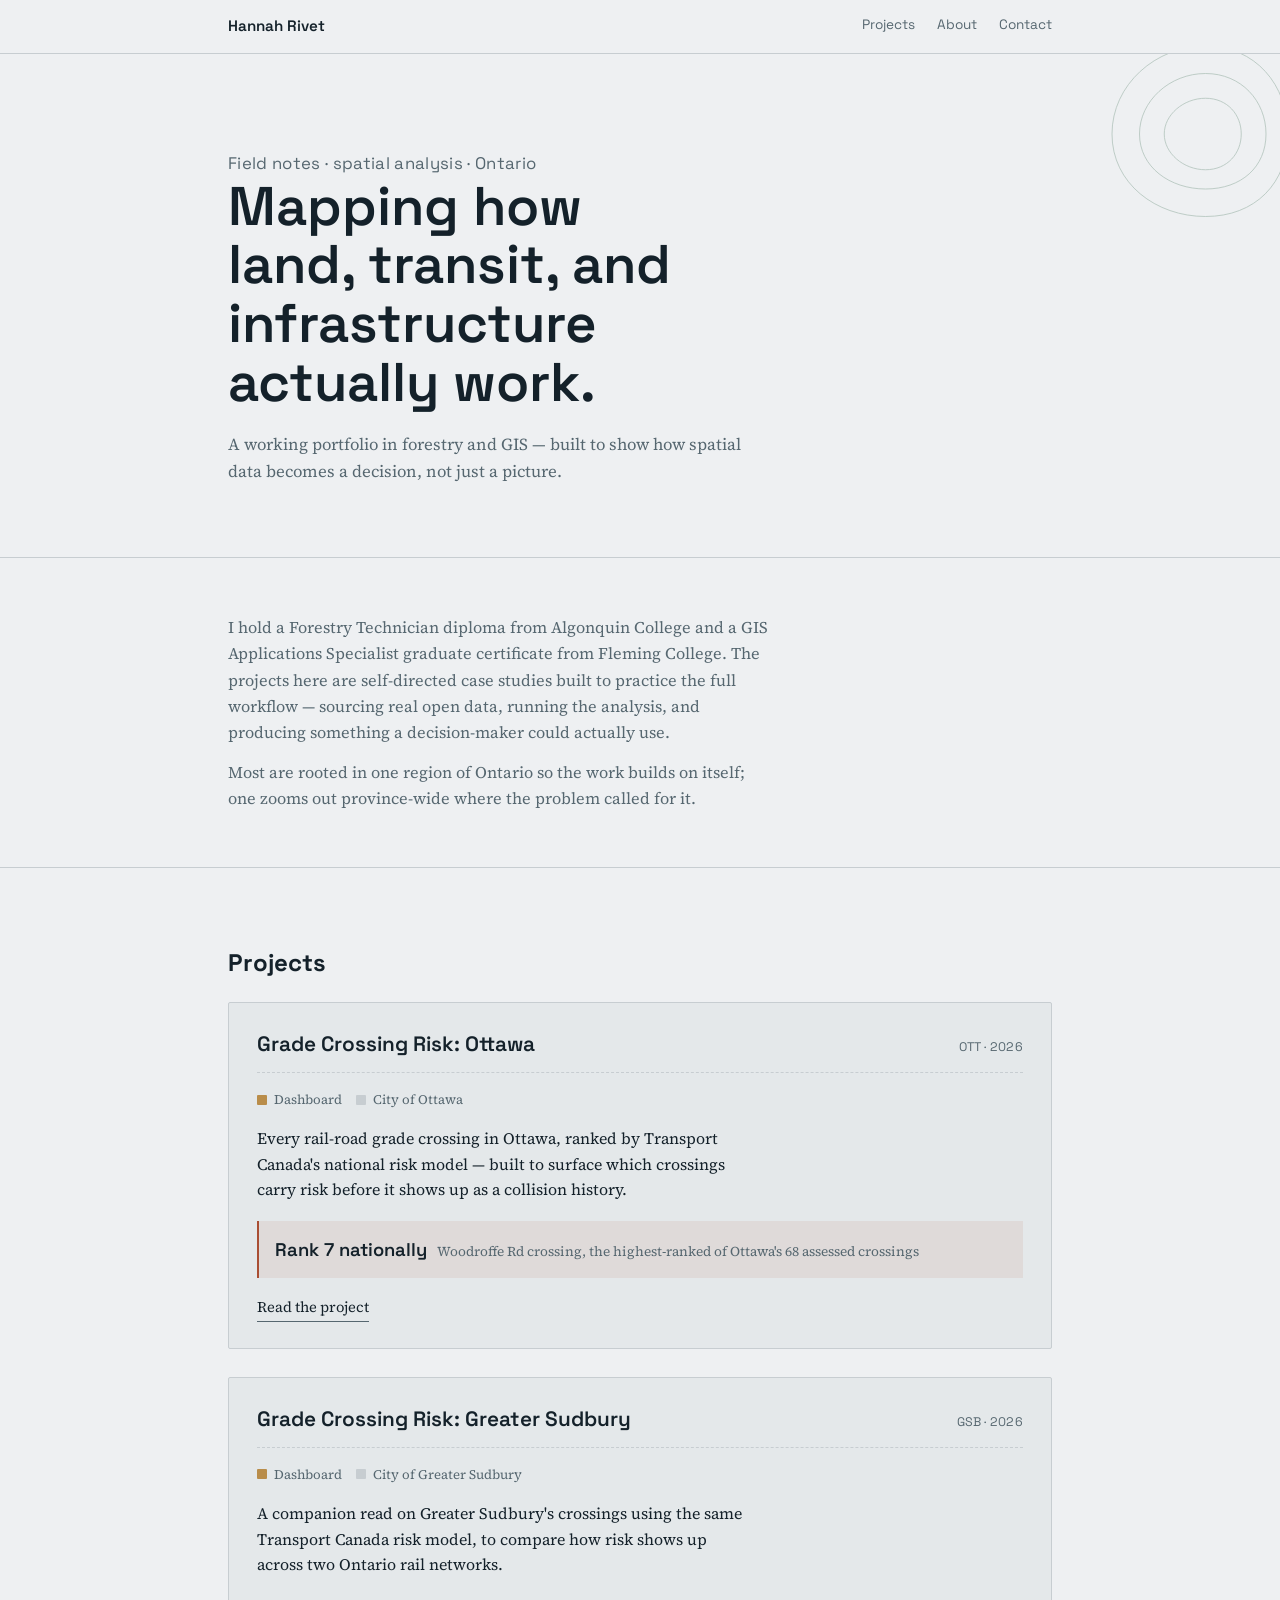
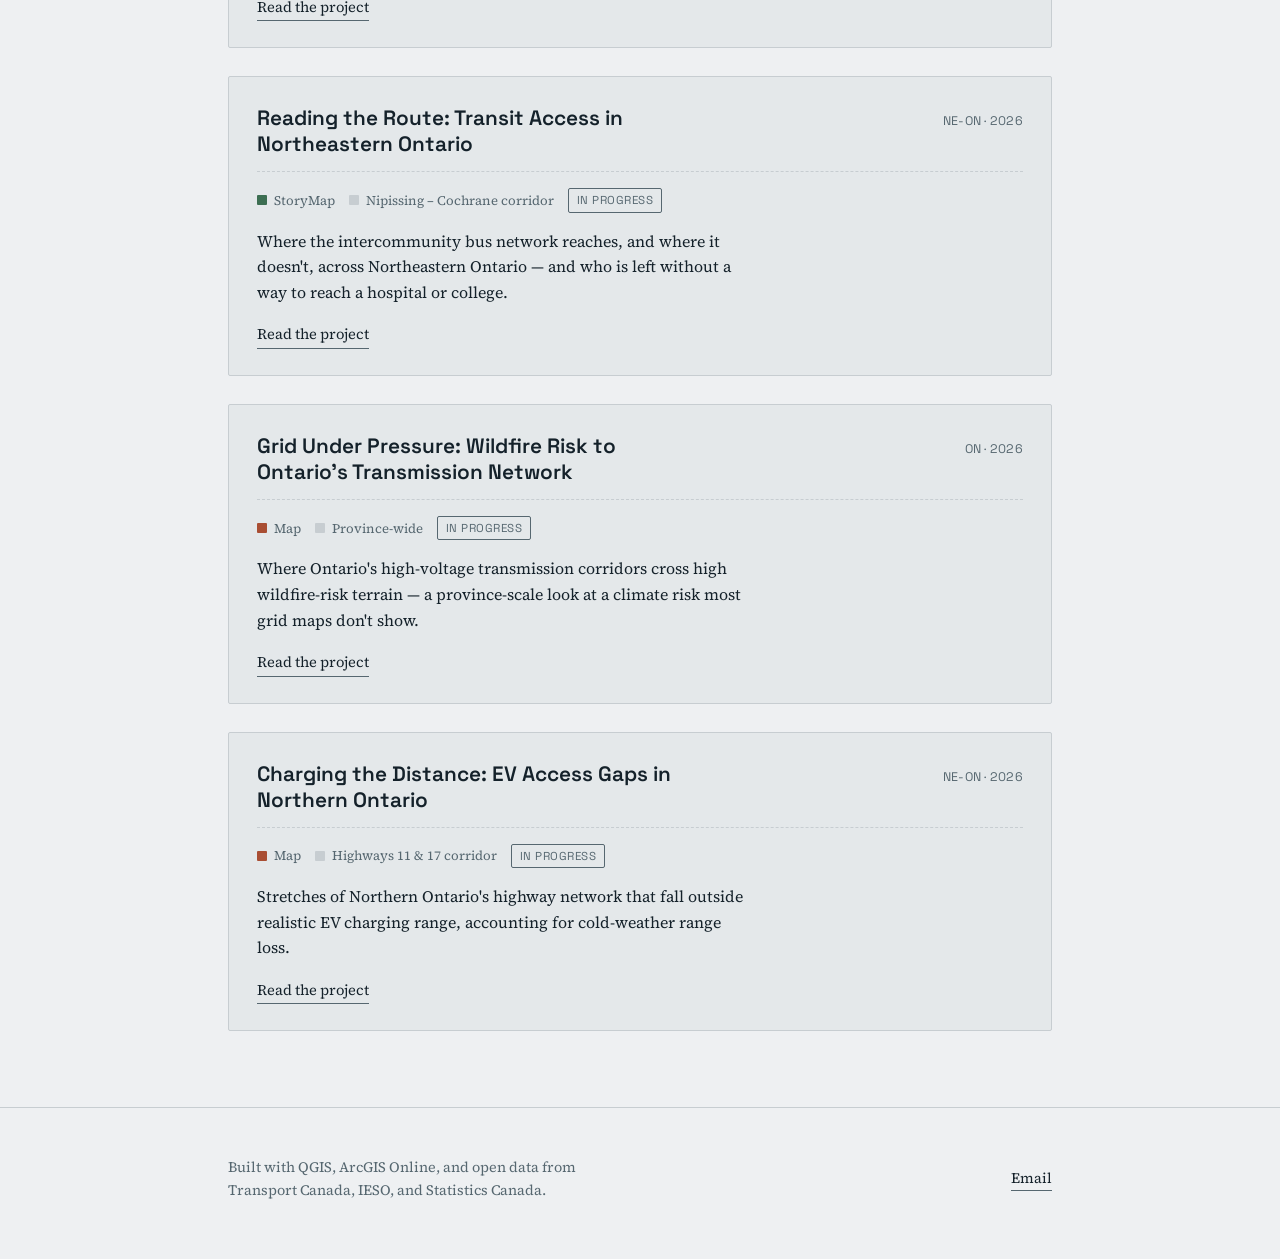
<file: index.html>
<!DOCTYPE html>
<html lang="en">
<head>
<meta charset="UTF-8">
<meta name="viewport" content="width=device-width, initial-scale=1">
<title>Hannah Rivet &mdash; Spatial Fieldwork</title>
<meta name="description" content="GIS and forestry portfolio: spatial analysis and cartography across Ontario's transportation and energy infrastructure.">
<link rel="preconnect" href="https://fonts.googleapis.com">
<link rel="preconnect" href="https://fonts.gstatic.com" crossorigin>
<link href="https://fonts.googleapis.com/css2?family=Space+Grotesk:wght@400;500;600;700&family=Source+Serif+4:opsz,wght@8..60,400;8..60,600&display=swap" rel="stylesheet">
<link rel="stylesheet" href="style.css">
</head>
<body>
<div id="app" data-page="home"><noscript><p style="padding:24px">This portfolio needs JavaScript to list projects. Contact: see the email in the page source.</p></noscript></div>
<script src="projects.js"></script>
<script src="site.js"></script>
</body>
</html>
</file>
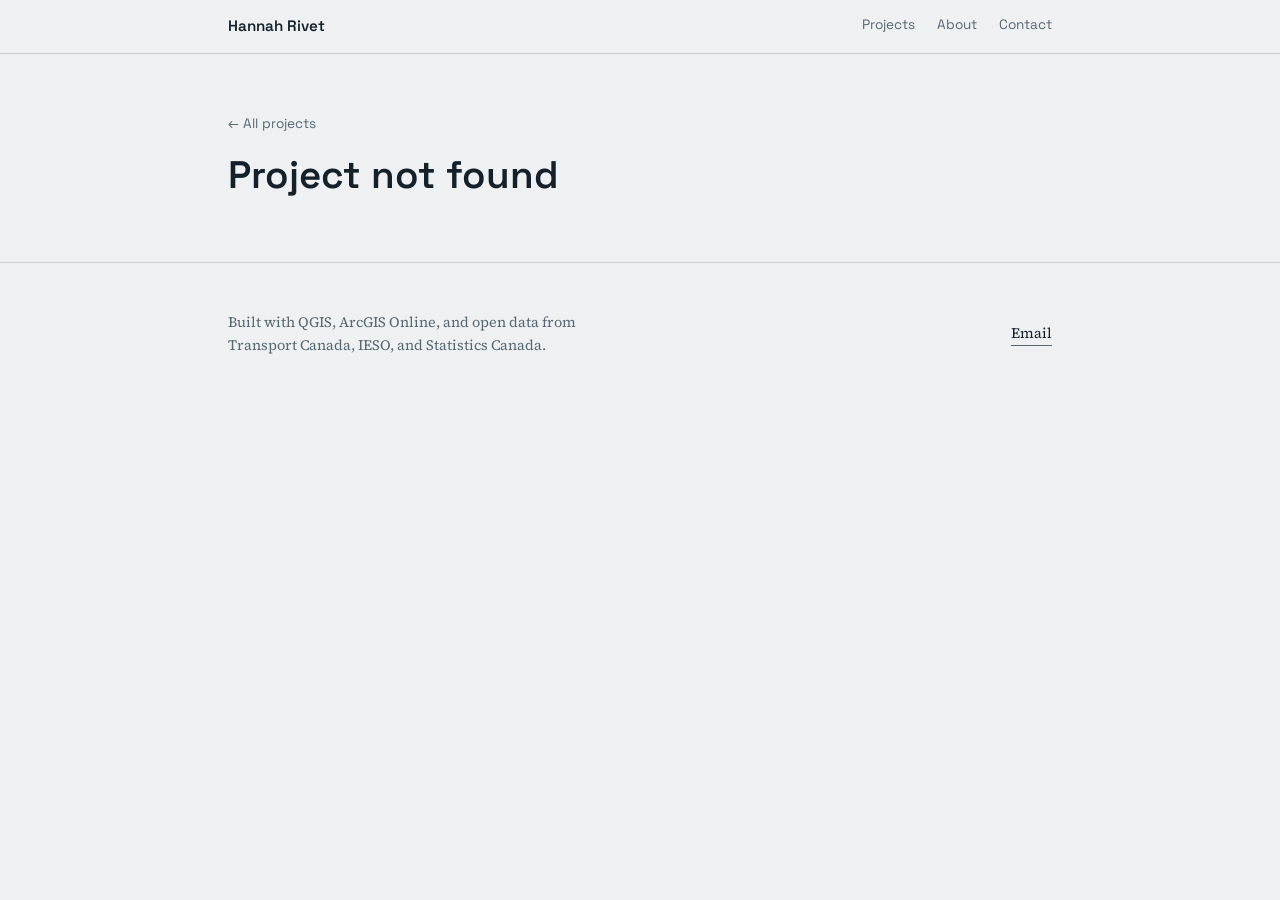
<file: project.html>
<!DOCTYPE html>
<html lang="en">
<head>
<meta charset="UTF-8">
<meta name="viewport" content="width=device-width, initial-scale=1">
<title>Project &mdash; Hannah Rivet</title>
<link rel="preconnect" href="https://fonts.googleapis.com">
<link rel="preconnect" href="https://fonts.gstatic.com" crossorigin>
<link href="https://fonts.googleapis.com/css2?family=Space+Grotesk:wght@400;500;600;700&family=Source+Serif+4:opsz,wght@8..60,400;8..60,600&display=swap" rel="stylesheet">
<link rel="stylesheet" href="style.css">
</head>
<body>
<div id="app" data-page="project"><noscript><p style="padding:24px">This page needs JavaScript.</p></noscript></div>
<script src="projects.js"></script>
<script src="site.js"></script>
</body>
</html>
</file>
<file: style.css>
:root {
  --paper: #EEF0F2;
  --paper-alt: #E4E8EA;
  --ink: #14212A;
  --muted: #566770;
  --accent: #A94E33;
  --amber: #B98D4A;
  --forest: #3C6E52;
  --line: #C7CDD1;
  --radius: 2px;
}

@media (prefers-color-scheme: dark) {
  :root:not([data-theme="light"]) {
    --paper: #121B21;
    --paper-alt: #1A252D;
    --ink: #E6EAEC;
    --muted: #9AABB4;
    --accent: #E0846A;
    --amber: #D2A860;
    --forest: #6FB08A;
    --line: #2C3A44;
  }
}

* { box-sizing: border-box; }
html { scroll-behavior: smooth; }

body {
  margin: 0;
  background: var(--paper);
  color: var(--ink);
  font-family: 'Source Serif 4', Georgia, serif;
  line-height: 1.6;
}

h1, h2, h3, .mono { font-family: 'Space Grotesk', 'Segoe UI', sans-serif; }
.mono { color: var(--accent); letter-spacing: 0.02em; }

a { color: inherit; }
:focus-visible { outline: 2px solid var(--accent); outline-offset: 3px; }

.wrap { max-width: 880px; margin: 0 auto; padding: 0 28px; }

/* ---------- nav ---------- */
.sitenav {
  position: sticky; top: 0; z-index: 10;
  background: var(--paper);
  border-bottom: 1px solid var(--line);
}
.sitenav .wrap {
  display: flex; align-items: center; justify-content: space-between;
  gap: 16px; padding-top: 14px; padding-bottom: 14px;
}
.brand {
  font-family: 'Space Grotesk', sans-serif;
  font-weight: 600; font-size: 0.95rem;
  text-decoration: none;
}
.sitenav .links { display: flex; gap: 22px; flex-wrap: wrap; }
.sitenav .links a {
  font-family: 'Space Grotesk', sans-serif;
  font-size: 0.85rem; color: var(--muted);
  text-decoration: none; padding-bottom: 2px;
  border-bottom: 1px solid transparent;
}
.sitenav .links a:hover { color: var(--ink); border-color: var(--muted); }

/* ---------- hero ---------- */
.hero {
  position: relative; overflow: hidden;
  border-bottom: 1px solid var(--line);
  padding: 96px 0 72px;
}
.hero-contours {
  position: absolute; top: -30px; right: -30px;
  width: 220px; height: 220px;
  opacity: 0.35; pointer-events: none;
}
.hero-contours svg { width: 100%; height: 100%; }
.hero-inner { position: relative; z-index: 1; }
.hero-tag { font-size: 0.8rem; color: var(--muted); margin: 0 0 18px; }
.hero h1 {
  font-size: clamp(2.1rem, 5vw, 3.4rem);
  line-height: 1.08; font-weight: 600;
  margin: 0 0 20px; max-width: 14ch;
}
.hero p { max-width: 58ch; font-size: 1.05rem; color: var(--muted); margin: 0; }

/* ---------- about ---------- */
.intro { padding: 56px 0; border-bottom: 1px solid var(--line); }
.intro p { max-width: 68ch; font-size: 1.02rem; color: var(--muted); margin: 0; }
.intro p + p { margin-top: 14px; }

/* ---------- project cards ---------- */
.sheets { padding: 56px 0 24px; }
.sheets > h2.section-title {
  font-size: 0.8rem; font-weight: 500; color: var(--muted);
  text-transform: uppercase; letter-spacing: 0.08em; margin: 0 0 24px;
}
.sheet {
  border: 1px solid var(--line);
  border-radius: var(--radius);
  padding: 28px 28px 26px;
  margin-bottom: 28px;
  background: var(--paper-alt);
}
.sheet-head {
  display: flex; flex-wrap: wrap; align-items: baseline;
  justify-content: space-between; gap: 10px;
  border-bottom: 1px dashed var(--line);
  padding-bottom: 14px; margin-bottom: 16px;
}
.sheet-head h2 { font-size: 1.3rem; font-weight: 600; margin: 0; max-width: 34ch; line-height: 1.25; }
.sheet-head h2 a { text-decoration: none; }
.sheet-head h2 a:hover { text-decoration: underline; text-underline-offset: 3px; }
.sheet-ref { font-size: 0.78rem; color: var(--muted); white-space: nowrap; }

.legend { display: flex; flex-wrap: wrap; gap: 14px; margin-bottom: 16px; align-items: center; }
.legend-item { display: flex; align-items: center; gap: 7px; font-size: 0.82rem; color: var(--muted); }
.swatch { width: 10px; height: 10px; flex: none; border-radius: 1px; background: var(--line); }
.swatch.storymap { background: var(--forest); }
.swatch.dashboard { background: var(--amber); }
.swatch.map, .swatch.analysis { background: var(--accent); }

.badge {
  font-family: 'Space Grotesk', sans-serif;
  font-size: 0.72rem; letter-spacing: 0.04em; text-transform: uppercase;
  padding: 2px 8px; border: 1px solid var(--muted); color: var(--muted);
  border-radius: var(--radius);
}

.summary { max-width: 62ch; margin: 0 0 18px; }
.finding {
  display: flex; align-items: baseline; gap: 10px; flex-wrap: wrap;
  padding: 14px 16px; border-left: 2px solid var(--accent);
  background: color-mix(in srgb, var(--accent) 9%, transparent);
  margin-bottom: 18px;
}
.finding .num { font-family: 'Space Grotesk', sans-serif; font-size: 1.15rem; font-weight: 600; }
.finding .label { font-size: 0.85rem; color: var(--muted); }

.card-actions { display: flex; flex-wrap: wrap; gap: 20px; }
.sheet-link {
  display: inline-block; font-size: 0.92rem; text-decoration: none;
  border-bottom: 1px solid var(--muted); padding-bottom: 1px;
}
.sheet-link:hover { border-color: var(--ink); }

/* ---------- project page ---------- */
.project-page { padding: 56px 0 24px; }
.back { font-family: 'Space Grotesk', sans-serif; font-size: 0.85rem; color: var(--muted); text-decoration: none; }
.back:hover { color: var(--ink); }
.project-page h1 { font-size: clamp(1.7rem, 4vw, 2.4rem); line-height: 1.15; font-weight: 600; margin: 18px 0 16px; max-width: 24ch; }
.project-page .meta { display: flex; flex-wrap: wrap; gap: 14px; align-items: center; margin-bottom: 28px; }
.project-page .body p { max-width: 64ch; margin: 0 0 16px; }
.facts { margin: 32px 0; display: grid; gap: 20px; grid-template-columns: repeat(auto-fit, minmax(220px, 1fr)); }
.facts div { border-top: 1px solid var(--line); padding-top: 10px; }
.facts h3 { font-size: 0.78rem; text-transform: uppercase; letter-spacing: 0.08em; color: var(--muted); font-weight: 500; margin: 0 0 6px; }
.facts ul { margin: 0; padding-left: 18px; font-size: 0.95rem; }
figure.shot { margin: 28px 0; }
figure.shot img { display: block; width: 100%; height: auto; border: 1px solid var(--line); }
figure.shot figcaption { font-size: 0.85rem; color: var(--muted); margin-top: 8px; }

/* ---------- footer ---------- */
footer { padding: 48px 0 56px; border-top: 1px solid var(--line); margin-top: 24px; }
footer .row { display: flex; flex-wrap: wrap; gap: 18px; align-items: center; justify-content: space-between; }
footer p { color: var(--muted); font-size: 0.9rem; margin: 0; max-width: 46ch; }
footer .links { display: flex; gap: 20px; }
footer .links a { font-size: 0.9rem; text-decoration: none; border-bottom: 1px solid var(--muted); }
footer .links a:hover { border-color: var(--ink); }

@media (max-width: 560px) {
  .hero { padding: 72px 0 56px; }
  .sheet { padding: 22px 20px; }
  .hero-contours { display: none; }
  .wrap { padding: 0 16px; }
}

@media (prefers-reduced-motion: reduce) { html { scroll-behavior: auto; } }
</file>
